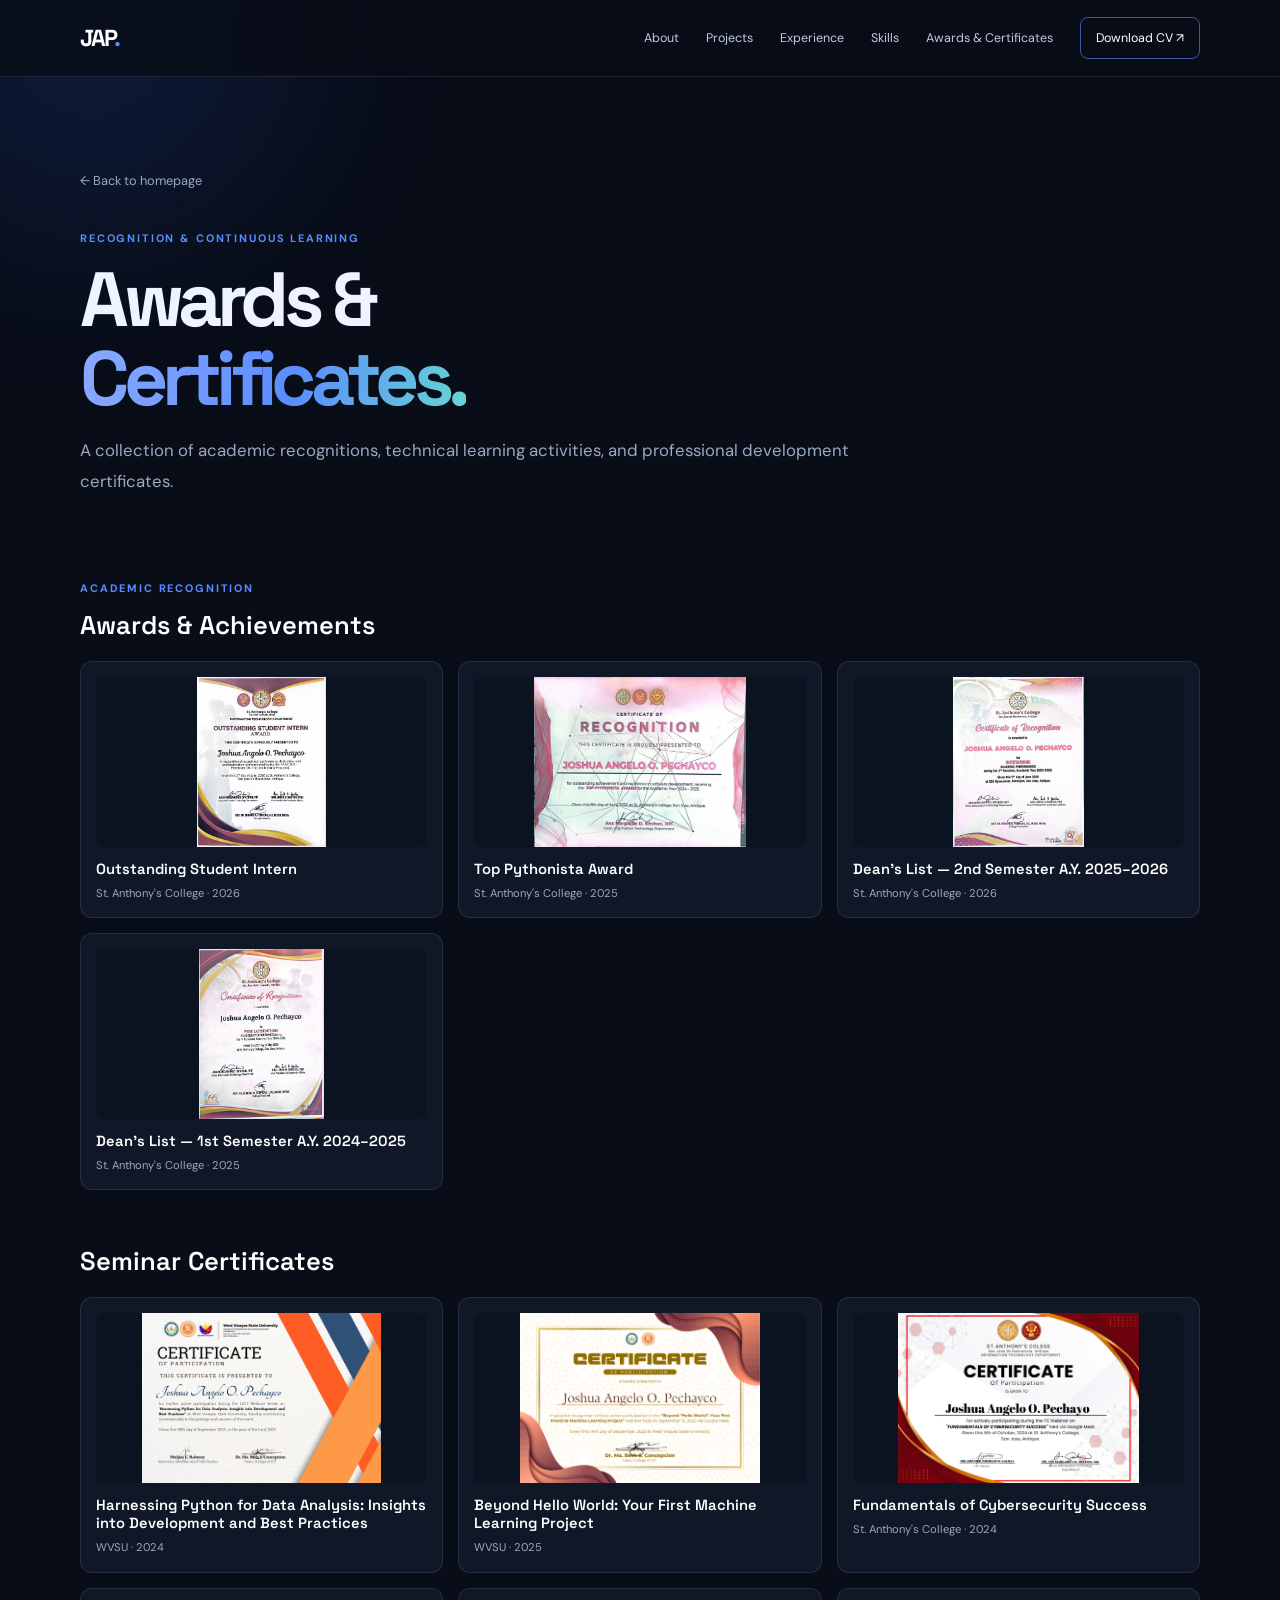
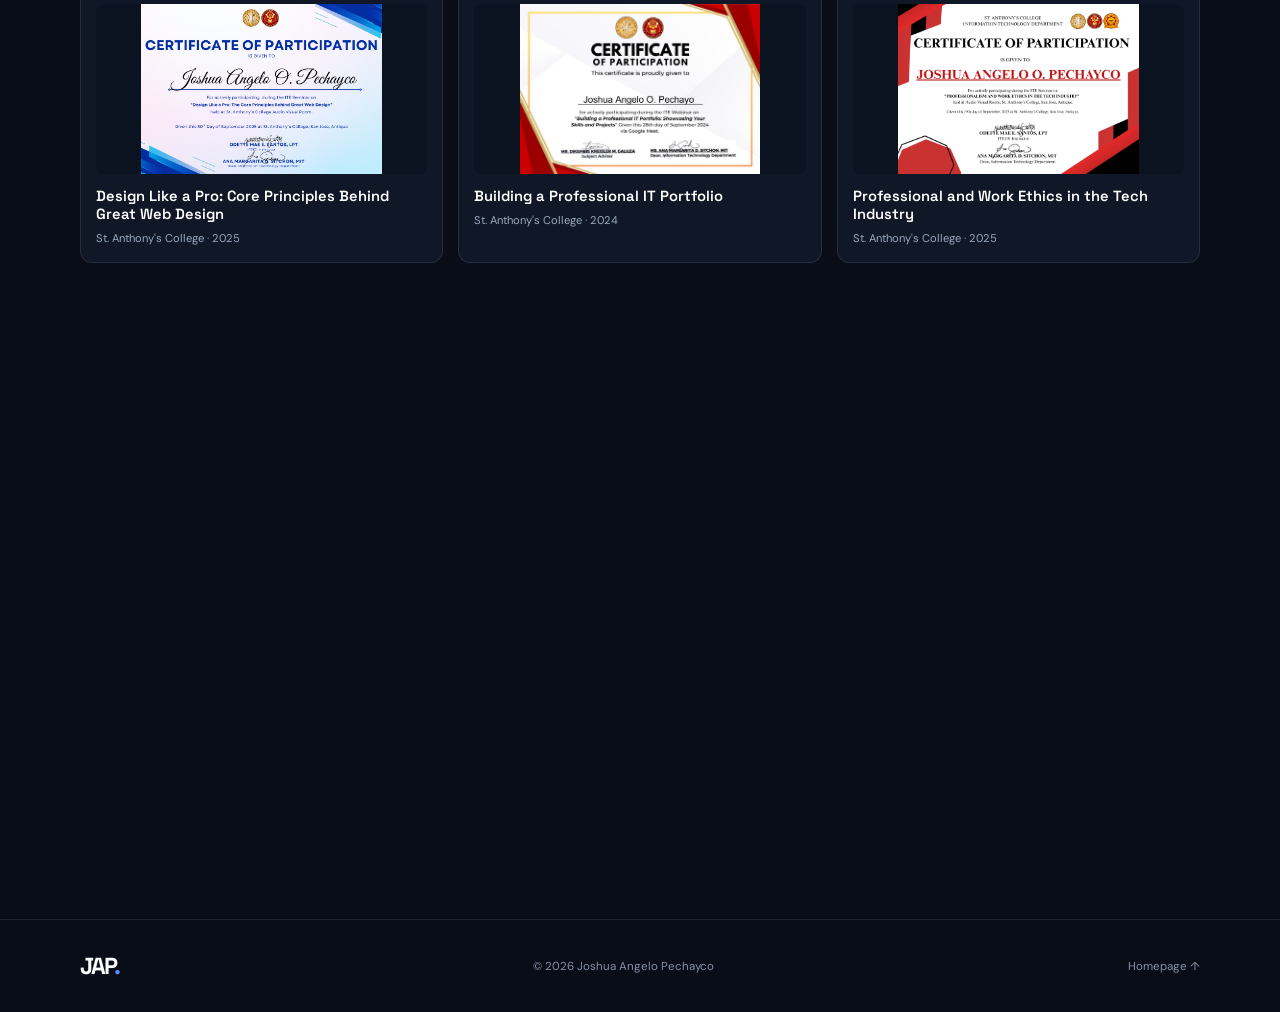
<file: certificates.html>
<!doctype html>
<html lang="en">
  <head>
    <meta charset="UTF-8" />
    <meta name="viewport" content="width=device-width, initial-scale=1.0" />
    <meta
      name="description"
      content="Awards, academic recognition, and professional development certificates of Joshua Angelo Pechayco."
    />
    <meta name="theme-color" content="#090d18" />
    <title>Awards & Certificates | Joshua Angelo Pechayco</title>
    <link rel="preconnect" href="https://fonts.googleapis.com" />
    <link rel="preconnect" href="https://fonts.gstatic.com" crossorigin />
    <link
      href="https://fonts.googleapis.com/css2?family=DM+Sans:wght@400;500;600;700&family=Space+Grotesk:wght@400;500;600;700&display=swap"
      rel="stylesheet"
    />
    <link rel="stylesheet" href="assets/css/styles.css" />
  </head>
  <body>
    <div class="ambient ambient-one"></div>
    <header class="site-header">
      <nav class="nav-wrap container">
        <a class="brand" href="index.html">JAP<span>.</span></a
        ><button
          class="menu-toggle"
          aria-label="Open navigation"
          aria-expanded="false"
        >
          <span></span><span></span><span></span>
        </button>
        <div class="nav-links">
          <a href="index.html#about">About</a
          ><a href="index.html#projects">Projects</a
          ><a href="index.html#experience">Experience</a
          ><a href="index.html#skills">Skills</a
          ><a href="certificates.html">Awards & Certificates</a
          ><a class="nav-cta" href="resume.pdf" download>Download CV ↗</a>
        </div>
      </nav>
    </header>
    <main>
      <section class="page-hero container reveal">
        <a class="back-link" href="index.html">← Back to homepage</a>
        <p class="eyebrow">RECOGNITION & CONTINUOUS LEARNING</p>
        <h1>Awards &<br /><span class="gradient-text">Certificates.</span></h1>
        <p class="lead">
          A collection of academic recognitions, technical learning activities,
          and professional development certificates.
        </p>
      </section>
      <section class="container section" style="padding-top: 0">
        <p class="eyebrow">ACADEMIC RECOGNITION</p>
        <h2 class="subheading" style="margin-top: 8px">
          Awards & Achievements
        </h2>
        <div class="certificate-grid">
          <article class="certificate-card reveal">
            <img
              src="assets/images/award3.jpg"
              alt="Outstanding Student Intern award"
              loading="lazy"
            />
            <h3>Outstanding Student Intern</h3>
            <p>St. Anthony's College · 2026</p>
          </article>
          <article class="certificate-card reveal">
            <img
              src="assets/images/award4.jpg"
              alt="Top Pythonista award"
              loading="lazy"
            />
            <h3>Top Pythonista Award</h3>
            <p>St. Anthony's College · 2025</p>
          </article>
          <article class="certificate-card reveal">
            <img
              src="assets/images/award1.jpg"
              alt="Dean's List recognition"
              loading="lazy"
            />
            <h3>Dean's List — 2nd Semester A.Y. 2025–2026</h3>
            <p>St. Anthony's College · 2026</p>
          </article>
          <article class="certificate-card reveal">
            <img
              src="assets/images/award2.jpg"
              alt="Dean's List recognition"
              loading="lazy"
            />
            <h3>Dean's List — 1st Semester A.Y. 2024–2025</h3>
            <p>St. Anthony's College · 2025</p>
          </article>
        </div>
        <h2 class="subheading">Seminar Certificates</h2>
        <div class="certificate-grid">
          <article class="certificate-card reveal">
            <img
              src="assets/images/cert12.png"
              alt="Python data analysis certificate"
              loading="lazy"
            />
            <h3>
              Harnessing Python for Data Analysis: Insights into Development and
              Best Practices
            </h3>
            <p>WVSU · 2024</p>
          </article>
          <article class="certificate-card reveal">
            <img
              src="assets/images/cert1.png"
              alt="Machine learning certificate"
              loading="lazy"
            />
            <h3>Beyond Hello World: Your First Machine Learning Project</h3>
            <p>WVSU · 2025</p>
          </article>
          <article class="certificate-card reveal">
            <img
              src="assets/images/cert3.png"
              alt="Cybersecurity certificate"
              loading="lazy"
            />
            <h3>Fundamentals of Cybersecurity Success</h3>
            <p>St. Anthony's College · 2024</p>
          </article>
          <article class="certificate-card reveal">
            <img
              src="assets/images/cert10.png"
              alt="Web design certificate"
              loading="lazy"
            />
            <h3>Design Like a Pro: Core Principles Behind Great Web Design</h3>
            <p>St. Anthony's College · 2025</p>
          </article>
          <article class="certificate-card reveal">
            <img
              src="assets/images/cert5.png"
              alt="IT portfolio certificate"
              loading="lazy"
            />
            <h3>Building a Professional IT Portfolio</h3>
            <p>St. Anthony's College · 2024</p>
          </article>
          <article class="certificate-card reveal">
            <img
              src="assets/images/cert8.png"
              alt="Professional work ethics certificate"
              loading="lazy"
            />
            <h3>Professional and Work Ethics in the Tech Industry</h3>
            <p>St. Anthony's College · 2025</p>
          </article>
          <article class="certificate-card reveal">
            <img
              src="assets/images/cert2.jpg"
              alt="Mock interview workshop certificate"
              loading="lazy"
            />
            <h3>Mock Interview Workshop</h3>
            <p>St. Anthony's College · 2025</p>
          </article>
          <article class="certificate-card reveal">
            <img
              src="assets/images/cert6.png"
              alt="Cybersecurity threats certificate"
              loading="lazy"
            />
            <h3>Cybersecurity Frontlines: Understand Digital Threats</h3>
            <p>St. Anthony's College · 2025</p>
          </article>
          <article class="certificate-card reveal">
            <img
              src="assets/images/cert7.png"
              alt="Career readiness workshop certificate"
              loading="lazy"
            />
            <h3>Career Readiness Workshop: Application Letters and Resume</h3>
            <p>St. Anthony's College · 2025</p>
          </article>
          <article class="certificate-card reveal">
            <img
              src="assets/images/cert9.png"
              alt="AI cybersecurity certificate"
              loading="lazy"
            />
            <h3>Cybersecurity in the Age of Artificial Intelligence</h3>
            <p>St. Anthony's College · 2025</p>
          </article>
          <article class="certificate-card reveal">
            <img
              src="assets/images/cert11.png"
              alt="Capstone presentation certificate"
              loading="lazy"
            />
            <h3>
              Capstone Project Presentation Techniques & Documentation Standards
            </h3>
            <p>St. Anthony's College · 2025</p>
          </article>
          <article class="certificate-card reveal">
            <img
              src="assets/images/cert4.png"
              alt="Emergency first aid certificate"
              loading="lazy"
            />
            <h3>Emergency First Aid Training</h3>
            <p>St. Anthony's College · 2025</p>
          </article>
        </div>
      </section>
    </main>
    <footer class="site-footer">
      <div class="container footer-inner">
        <a class="brand" href="index.html">JAP<span>.</span></a>
        <p>© 2026 Joshua Angelo Pechayco</p>
        <a href="index.html">Homepage ↑</a>
      </div>
    </footer>
    <script src="assets/js/main.js"></script>
  </body>
</html>
</file>
<file: assets/css/styles.css>
/* Joshua Angelo Pechayco — portfolio styles */
:root {
  --bg: #090d18;
  --panel: #101827;
  --panel-2: #121d30;
  --text: #edf3ff;
  --muted: #9aa9bf;
  --blue: #5b8cff;
  --cyan: #65d6d0;
  --line: rgba(180, 200, 230, 0.13);
  --font: "DM Sans", sans-serif;
  --display: "Space Grotesk", sans-serif;
}
* {
  box-sizing: border-box;
}
html {
  scroll-behavior: smooth;
  scroll-padding-top: 95px;
}
body {
  margin: 0;
  background: var(--bg);
  color: var(--text);
  font-family: var(--font);
  line-height: 1.65;
  overflow-x: hidden;
}
a {
  color: inherit;
  text-decoration: none;
}
img {
  max-width: 100%;
  display: block;
}
.container {
  width: min(1120px, calc(100% - 48px));
  margin-inline: auto;
}
.ambient {
  position: fixed;
  z-index: -1;
  pointer-events: none;
  border-radius: 50%;
  filter: blur(90px);
  opacity: 0.16;
}
.ambient-one {
  width: 420px;
  height: 420px;
  background: #2358c9;
  top: -180px;
  left: -120px;
}
.ambient-two {
  width: 360px;
  height: 360px;
  background: #087f83;
  right: -180px;
  top: 600px;
}
.site-header {
  position: sticky;
  top: 0;
  z-index: 50;
  background: rgba(9, 13, 24, 0.86);
  backdrop-filter: blur(18px);
  border-bottom: 1px solid var(--line);
}
.nav-wrap {
  height: 76px;
  display: flex;
  align-items: center;
  justify-content: space-between;
}
.brand {
  font: 700 1.45rem var(--display);
  letter-spacing: -0.08em;
  color: white;
}
.brand span,
.accent {
  color: var(--blue);
}
.nav-links {
  display: flex;
  align-items: center;
  gap: 27px;
  font-size: 0.78rem;
  color: #c1ccdc;
}
.nav-links a:not(.nav-cta):hover,
.social-links a:hover {
  color: white;
}
.nav-cta {
  border: 1px solid rgba(91, 140, 255, 0.6);
  padding: 10px 15px;
  border-radius: 8px;
  color: white;
}
.nav-cta span {
  color: var(--cyan);
  margin-left: 7px;
}
.menu-toggle {
  display: none;
  background: none;
  border: 0;
  padding: 8px;
}
.menu-toggle span {
  display: block;
  width: 23px;
  height: 2px;
  background: white;
  margin: 5px;
}
.hero {
  min-height: 650px;
  display: grid;
  grid-template-columns: 1.15fr 0.85fr;
  align-items: center;
  gap: 60px;
  padding-top: 85px;
  padding-bottom: 105px;
}
.eyebrow,
.project-type {
  font-size: 0.68rem;
  letter-spacing: 0.17em;
  font-weight: 700;
  color: var(--blue);
  text-transform: uppercase;
}
.eyebrow {
  display: flex;
  align-items: center;
  gap: 10px;
}
.status-dot,
.chip-dot {
  width: 7px;
  height: 7px;
  border-radius: 50%;
  background: var(--cyan);
  box-shadow: 0 0 14px var(--cyan);
}
.hero-kicker {
  color: var(--muted);
  margin: 35px 0 0;
  font-size: 1rem;
}
.hero h1 {
  font: 700 clamp(3.5rem, 7vw, 6.1rem)/0.99 var(--display);
  letter-spacing: -0.075em;
  margin: 8px 0 20px;
  color: #fff;
}
.gradient-text {
  background: linear-gradient(100deg, #8baaff, #5b8cff 55%, #65d6d0);
  -webkit-background-clip: text;
  background-clip: text;
  color: transparent;
}
.hero-role {
  font: 600 1.05rem var(--display);
  color: #dce7fa;
  margin: 0 0 20px;
}
.role-divider {
  color: var(--blue);
  padding: 0 7px;
}
.hero-description {
  max-width: 620px;
  color: var(--muted);
  font-size: 1.02rem;
  line-height: 1.85;
}
.hero-actions {
  display: flex;
  gap: 13px;
  flex-wrap: wrap;
  margin-top: 30px;
}
.button {
  display: inline-flex;
  align-items: center;
  gap: 13px;
  padding: 13px 20px;
  border-radius: 9px;
  font-size: 0.83rem;
  font-weight: 700;
  transition:
    transform 0.25s,
    border-color 0.25s,
    background 0.25s;
}
.button:hover {
  transform: translateY(-3px);
}
.button-primary {
  background: var(--blue);
  color: white;
  box-shadow: 0 12px 35px rgba(53, 105, 230, 0.2);
}
.button-primary:hover {
  background: #4779ed;
}
.button-ghost {
  border: 1px solid var(--line);
  color: #e4ecf9;
}
.button-ghost:hover {
  border-color: var(--blue);
}
.social-links {
  display: flex;
  gap: 23px;
  margin-top: 35px;
  color: #93a4bc;
  font-size: 0.8rem;
}
.hero-visual {
  display: flex;
  justify-content: center;
}
.portrait-frame {
  position: relative;
  width: min(390px, 100%);
  aspect-ratio: 4/5;
  border: 1px solid rgba(120, 160, 255, 0.23);
  border-radius: 28px;
  background: linear-gradient(
    145deg,
    rgba(38, 75, 143, 0.24),
    rgba(16, 24, 39, 0.85)
  );
  padding: 18px;
  display: grid;
  place-items: center;
}
.portrait-glow {
  position: absolute;
  width: 75%;
  height: 75%;
  background: #3166d0;
  filter: blur(90px);
  opacity: 0.22;
}
.portrait {
  position: relative;
  width: 100%;
  height: 100%;
  object-fit: cover;
  object-position: center;
  border-radius: 18px;
  z-index: 1;
}
.portrait-fallback {
  display: none;
  position: relative;
  z-index: 1;
  width: 100%;
  height: 100%;
  place-items: center;
  font: 700 5rem var(--display);
  color: white;
  background: linear-gradient(145deg, #1d3767, #111827);
  border-radius: 18px;
}
.portrait-fallback span {
  color: var(--cyan);
}
.floating-chip {
  position: absolute;
  z-index: 2;
  background: #101a2b;
  border: 1px solid var(--line);
  padding: 10px 14px;
  border-radius: 9px;
  font-size: 0.7rem;
  color: #dce8fb;
  box-shadow: 0 12px 30px #0005;
}
.chip-top {
  top: 14%;
  left: -35px;
}
.chip-bottom {
  bottom: 13%;
  right: -30px;
}
.chip-dot {
  display: inline-block;
  margin-right: 7px;
}
.section {
  padding: 75px 0;
}
.section-heading {
  display: flex;
  align-items: end;
  justify-content: space-between;
  gap: 25px;
  margin-bottom: 34px;
}
.section-heading h2,
.contact-section h2 {
  font: 700 clamp(2.2rem, 4vw, 3.4rem)/1.1 var(--display);
  letter-spacing: -0.06em;
  margin: 8px 0 0;
  color: white;
}
.text-link {
  display: inline-flex;
  gap: 9px;
  align-items: center;
  color: #dce7fa;
  font-size: 0.8rem;
  font-weight: 700;
}
.text-link span {
  color: var(--cyan);
}
.text-link:hover {
  color: var(--blue);
}
.project-grid {
  display: grid;
  grid-template-columns: repeat(2, minmax(0, 1fr));
  gap: 22px;
}
.project-card {
  background: linear-gradient(
    145deg,
    rgba(18, 29, 48, 0.95),
    rgba(13, 20, 34, 0.95)
  );
  border: 1px solid var(--line);
  border-radius: 17px;
  overflow: hidden;
  transition:
    transform 0.3s,
    border-color 0.3s,
    box-shadow 0.3s;
}
.project-card:hover {
  transform: translateY(-6px);
  border-color: rgba(91, 140, 255, 0.55);
  box-shadow: 0 20px 50px #0003;
}
.project-featured {
  grid-column: span 2;
  display: grid;
  grid-template-columns: 1fr 1fr;
}
.project-image {
  height: 250px;
  background: #0d1626;
  position: relative;
  display: block;
  overflow: hidden;
  padding: 18px;
}
.project-featured .project-image {
  height: 100%;
  min-height: 330px;
}
.project-image img {
  width: 100%;
  height: 100%;
  object-fit: contain;
  transition: transform 0.5s;
}
.project-card:hover .project-image img {
  transform: scale(1.035);
}
.image-label {
  position: absolute;
  left: 18px;
  top: 17px;
  font-size: 0.58rem;
  letter-spacing: 0.14em;
  color: #dbe8ff;
  background: #0a1220d9;
  border: 1px solid var(--line);
  padding: 6px 9px;
  border-radius: 5px;
}
.project-content {
  padding: 25px;
}
.project-content h3,
.experience-card h3,
.education-card h3 {
  font: 600 1.35rem var(--display);
  color: white;
  margin: 5px 0 12px;
  letter-spacing: -0.035em;
}
.project-content > p:not(.project-type):not(.project-note) {
  color: var(--muted);
  font-size: 0.88rem;
  line-height: 1.8;
}
.tag-list {
  display: flex;
  gap: 7px;
  flex-wrap: wrap;
  margin: 20px 0;
}
.tag-list span {
  font-size: 0.65rem;
  color: #b9c9e2;
  background: #1b2940;
  border: 1px solid var(--line);
  padding: 5px 9px;
  border-radius: 5px;
}
.project-note,
.small-note {
  font-size: 0.72rem;
  color: #8090a8;
}
.experience-card,
.education-card {
  padding: 30px;
  background: rgba(16, 24, 39, 0.82);
  border: 1px solid var(--line);
  border-radius: 16px;
}
.experience-top {
  display: flex;
  justify-content: space-between;
  gap: 20px;
}
.experience-top h3 {
  font-size: 1.5rem;
}
.company {
  color: var(--cyan);
  font-size: 0.86rem;
}
.experience-mark {
  font: 700 1.2rem var(--display);
  color: #6d91d8;
  border: 1px solid var(--line);
  border-radius: 10px;
  padding: 12px 18px;
  height: max-content;
}
.detail-list {
  padding-left: 20px;
  color: var(--muted);
  font-size: 0.88rem;
}
.detail-list li {
  padding: 5px 0;
}
.detail-list li::marker {
  color: var(--blue);
}
.skills-grid {
  display: grid;
  grid-template-columns: repeat(3, 1fr);
  gap: 14px;
}
.skill-panel {
  position: relative;
  padding: 25px;
  background: rgba(16, 24, 39, 0.8);
  border: 1px solid var(--line);
  border-radius: 13px;
  min-height: 160px;
}
.skill-number {
  font: 600 0.7rem var(--display);
  color: var(--cyan);
}
.skill-panel h3 {
  font: 600 1.05rem var(--display);
  color: white;
  margin: 15px 0 8px;
}
.skill-panel p {
  font-size: 0.82rem;
  color: var(--muted);
  margin: 0;
  line-height: 1.8;
}
.education-grid {
  display: grid;
  grid-template-columns: 1fr 1fr;
  gap: 16px;
}
.education-card > p:not(.project-type) {
  color: var(--muted);
}
.award-list {
  list-style: none;
  padding: 0;
  margin: 20px 0;
}
.award-list li {
  display: flex;
  justify-content: space-between;
  gap: 15px;
  padding: 10px 0;
  border-bottom: 1px solid var(--line);
  font-size: 0.86rem;
}
.award-list span {
  color: var(--muted);
  white-space: nowrap;
}
.contact-section {
  margin-top: 90px;
  margin-bottom: 90px;
  padding: 75px 30px;
  text-align: center;
  border: 1px solid var(--line);
  border-radius: 22px;
  background:
    radial-gradient(ellipse at top, rgba(49, 94, 183, 0.2), transparent 65%),
    #101827;
}
.contact-section .eyebrow {
  justify-content: center;
}
.contact-section h2 {
  font-size: clamp(2.5rem, 5vw, 4.4rem);
}
.contact-section > p:not(.eyebrow) {
  color: var(--muted);
  max-width: 520px;
  margin: 20px auto 28px;
}
.site-footer {
  border-top: 1px solid var(--line);
  padding: 25px 0;
}
.footer-inner {
  display: flex;
  align-items: center;
  justify-content: space-between;
  gap: 20px;
}
.footer-inner p,
.footer-inner > a:last-child {
  font-size: 0.72rem;
  color: #8292a9;
}
.reveal {
  opacity: 0;
  transform: translateY(22px);
  transition:
    opacity 0.7s ease,
    transform 0.7s ease;
}
.reveal.is-visible {
  opacity: 1;
  transform: translateY(0);
}
/* Case-study pages */
.page-hero {
  padding: 90px 0 55px;
}
.back-link {
  display: inline-block;
  color: var(--muted);
  font-size: 0.8rem;
  margin-bottom: 28px;
}
.page-hero h1 {
  font: 700 clamp(2.8rem, 6vw, 5rem)/1.03 var(--display);
  letter-spacing: -0.07em;
  margin: 12px 0;
}
.page-hero .lead {
  max-width: 780px;
  color: var(--muted);
  font-size: 1.05rem;
  line-height: 1.85;
}
.meta-row {
  display: flex;
  gap: 10px;
  flex-wrap: wrap;
  margin-top: 25px;
}
.meta-row span {
  font-size: 0.72rem;
  color: #c7d7f0;
  padding: 7px 11px;
  border: 1px solid var(--line);
  border-radius: 6px;
  background: #111c2e;
}
.case-layout {
  display: grid;
  grid-template-columns: minmax(0, 1.6fr) minmax(230px, 0.7fr);
  gap: 25px;
  padding-bottom: 80px;
}
.case-main,
.case-aside {
  min-width: 0;
}
.case-block {
  padding: 28px;
  margin-bottom: 16px;
  background: rgba(16, 24, 39, 0.78);
  border: 1px solid var(--line);
  border-radius: 15px;
}
.case-block h2 {
  font: 600 1.35rem var(--display);
  margin: 0 0 13px;
  color: white;
}
.case-block p,
.case-block li {
  color: var(--muted);
  font-size: 0.9rem;
  line-height: 1.85;
}
.case-block ul {
  padding-left: 20px;
}
.case-aside .case-block {
  position: sticky;
  top: 100px;
}
.architecture {
  display: grid;
  gap: 9px;
  max-width: 620px;
  margin: 22px auto;
}
.arch-node {
  padding: 15px 18px;
  text-align: center;
  border: 1px solid rgba(91, 140, 255, 0.35);
  border-radius: 9px;
  background: rgba(42, 83, 158, 0.14);
}
.arch-node strong {
  display: block;
  color: #e7efff;
  font-size: 0.88rem;
}
.arch-node small {
  color: var(--muted);
}
.arch-arrow {
  text-align: center;
  color: var(--cyan);
}
.module-grid {
  display: grid;
  grid-template-columns: repeat(2, 1fr);
  gap: 10px;
}
.module {
  background: #17243a;
  border: 1px solid var(--line);
  border-radius: 8px;
  padding: 13px;
  color: #dce8fb;
  font-size: 0.8rem;
}
.case-image {
  width: 100%;
  max-height: 430px;
  object-fit: contain;
  background: #0b1321;
  border: 1px solid var(--line);
  border-radius: 10px;
  padding: 10px;
  margin: 18px 0;
}
.notice {
  border-left: 3px solid var(--cyan);
  padding: 12px 15px;
  background: #10202b;
  color: #aebfd3;
  font-size: 0.78rem;
  margin-top: 18px;
}
.certificate-grid {
  display: grid;
  grid-template-columns: repeat(3, 1fr);
  gap: 15px;
}
.certificate-card {
  padding: 15px;
  border: 1px solid var(--line);
  background: var(--panel);
  border-radius: 12px;
}
.certificate-card img {
  width: 100%;
  height: 170px;
  object-fit: contain;
  background: #0b1321;
  border-radius: 7px;
  margin-bottom: 13px;
}
.certificate-card h3 {
  font: 600 0.92rem var(--display);
  color: white;
  margin: 0;
}
.certificate-card p {
  font-size: 0.7rem;
  color: var(--muted);
  margin: 6px 0 0;
}
.subheading {
  font: 600 1.6rem var(--display);
  color: white;
  margin: 55px 0 20px;
}
@media (max-width: 850px) {
  .nav-links {
    gap: 14px;
    font-size: 0.7rem;
  }
  .hero {
    gap: 25px;
  }
  .skills-grid {
    grid-template-columns: repeat(2, 1fr);
  }
  .certificate-grid {
    grid-template-columns: repeat(2, 1fr);
  }
}
@media (max-width: 700px) {
  .container {
    width: min(100% - 34px, 560px);
  }
  .nav-wrap {
    height: 68px;
  }
  .menu-toggle {
    display: block;
    z-index: 2;
  }
  .nav-links {
    display: none;
    position: absolute;
    top: 68px;
    left: 0;
    right: 0;
    padding: 20px 24px 25px;
    background: #0d1423;
    border-bottom: 1px solid var(--line);
    flex-direction: column;
    align-items: stretch;
    gap: 18px;
  }
  .nav-links.open {
    display: flex;
  }
  .nav-links a {
    font-size: 0.85rem;
  }
  .hero {
    grid-template-columns: 1fr;
    padding-top: 65px;
    padding-bottom: 55px;
    gap: 45px;
  }
  .hero h1 {
    font-size: clamp(3.2rem, 15vw, 5rem);
  }
  .hero-visual {
    grid-row: 1;
  }
  .portrait-frame {
    width: min(280px, 78%);
  }
  .chip-top {
    left: -22px;
  }
  .chip-bottom {
    right: -20px;
  }
  .section {
    padding: 55px 0;
  }
  .section-heading {
    align-items: start;
    flex-direction: column;
  }
  .project-grid {
    grid-template-columns: 1fr;
  }
  .project-featured {
    grid-column: auto;
    display: flex;
    flex-direction: column;
  }
  .project-featured .project-image {
    min-height: 230px;
    height: 230px;
  }
  .project-image {
    height: 220px;
  }
  .skills-grid,
  .education-grid,
  .certificate-grid,
  .case-layout {
    grid-template-columns: 1fr;
  }
  .experience-top {
    flex-direction: column;
  }
  .experience-mark {
    display: none;
  }
  .contact-section {
    margin-top: 55px;
    margin-bottom: 55px;
    padding: 55px 20px;
  }
  .footer-inner {
    flex-wrap: wrap;
  }
  .case-aside .case-block {
    position: static;
  }
  .page-hero {
    padding-top: 60px;
  }
  .module-grid {
    grid-template-columns: 1fr 1fr;
  }
}
@media (prefers-reduced-motion: reduce) {
  *,
  *::before,
  *::after {
    scroll-behavior: auto !important;
    animation-duration: 0.01ms !important;
    animation-iteration-count: 1 !important;
    transition-duration: 0.01ms !important;
  }
  .reveal {
    opacity: 1;
    transform: none;
  }
}
.hero-name span {
  display: block;
  opacity: 0;
  animation: nameReveal 1s ease forwards;
}

.name-first {
  animation-delay: 0.2s !important;
}

.name-last {
  animation-delay: 0.6s !important;
}

@keyframes nameReveal {
  from {
    opacity: 0;
    transform: translateY(35px);
    filter: blur(8px);
  }
  to {
    opacity: 1;
    transform: translateY(0);
    filter: blur(0);
  }
}

/* Typing cursor */
.typing-cursor {
  color: #38bdf8;
  animation: blink 0.7s infinite;
}

@keyframes blink {
  50% {
    opacity: 0;
  }
}

/* Name animation */
.hero-name .name-first,
.hero-name .name-last {
  display: block;
  opacity: 0;
  animation: nameEntrance 1.2s cubic-bezier(0.16, 1, 0.3, 1) forwards;
}

.hero-name .name-first {
  animation-delay: 0.3s;
}

.hero-name .name-last {
  animation-delay: 0.7s;
}

@keyframes nameEntrance {
  0% {
    opacity: 0;
    transform: translateY(50px);
    filter: blur(10px);
  }

  100% {
    opacity: 1;
    transform: translateY(0);
    filter: blur(0);
  }
}

/* Project Image Gallery */
.project-gallery {
  width: 100%;
  overflow: hidden;
  border-radius: 14px;
}

.gallery-viewport {
  width: 100%;
  background: #090d18;
  border-radius: 14px;
  overflow: hidden;
}

.gallery-slide {
  display: none;
  width: 100%;
  height: 420px;
  object-fit: contain;
  background: #090d18;
}

.gallery-slide.active {
  display: block;
}

.gallery-controls {
  display: flex;
  align-items: center;
  justify-content: center;
  gap: 25px;
  padding: 15px;
}

.gallery-controls button {
  width: 38px;
  height: 38px;
  border: 1px solid rgba(255,255,255,0.15);
  border-radius: 50%;
  background: #151c2d;
  color: white;
  cursor: pointer;
  transition: 0.3s;
}

.gallery-controls button:hover {
  background: #6366f1;
}

.gallery-count {
  color: #a1a1aa;
  font-size: 14px;
}

@media (max-width: 600px) {
  .gallery-slide {
    height: 260px;
  }
}
</file>
